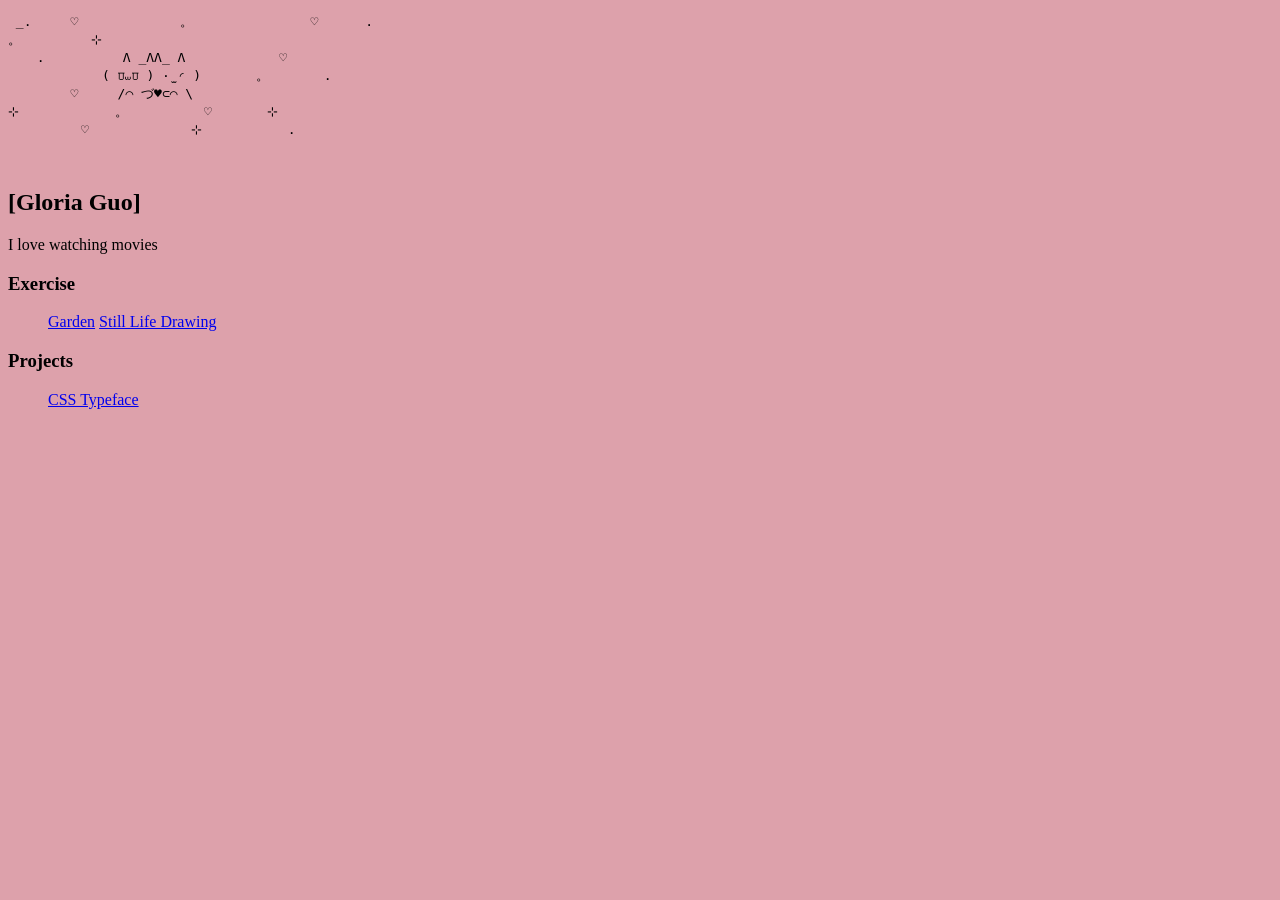
<file: index.html>
<!DOCTYPE html>
<html>
<head>
  <meta charset="utf-8" />
  <title>[Gloria Guo'section] Interactive Site</title>
  <link rel="stylesheet" href="style.css">
  <!-- this is where my meta-info lives, but won’t show up on the page itself-->
</head>
<body>
  <!-- this is where all my webpage stuff should go-->
  <section id="container">
    
    <pre>
 _.     ♡             。               ♡      .
。         ⊹                          
　  .          Λ _ΛΛ_ Λ            ♡
            ( ⩌⩊⩌ ) ·̫ ◜ )       。       .
        ♡     /⌒ づ♥⊂⌒ \
⊹   　　      。       　 ♡       ⊹
    　　  ♡             ⊹           .

    </pre>

    <!-- about me-->
    <h1>[Gloria Guo]</h1>  
    <p class="desc">I love watching movies</p>
    
    <!-- links to my work -->
    <div id="exercises">
  <h3>Exercise</h3>
  <ul>
    <a href="garden.html">Garden</a>
    <a href="stilllifedrawing.html">Still Life Drawing</a>

  </ul>
</div>

<div id="projects">
  <h3>Projects</h3>
  <ul>
   <a href="CSS%20Typeface.html">CSS Typeface</a>
</div>

  </section>
</body>
</html>
</file>
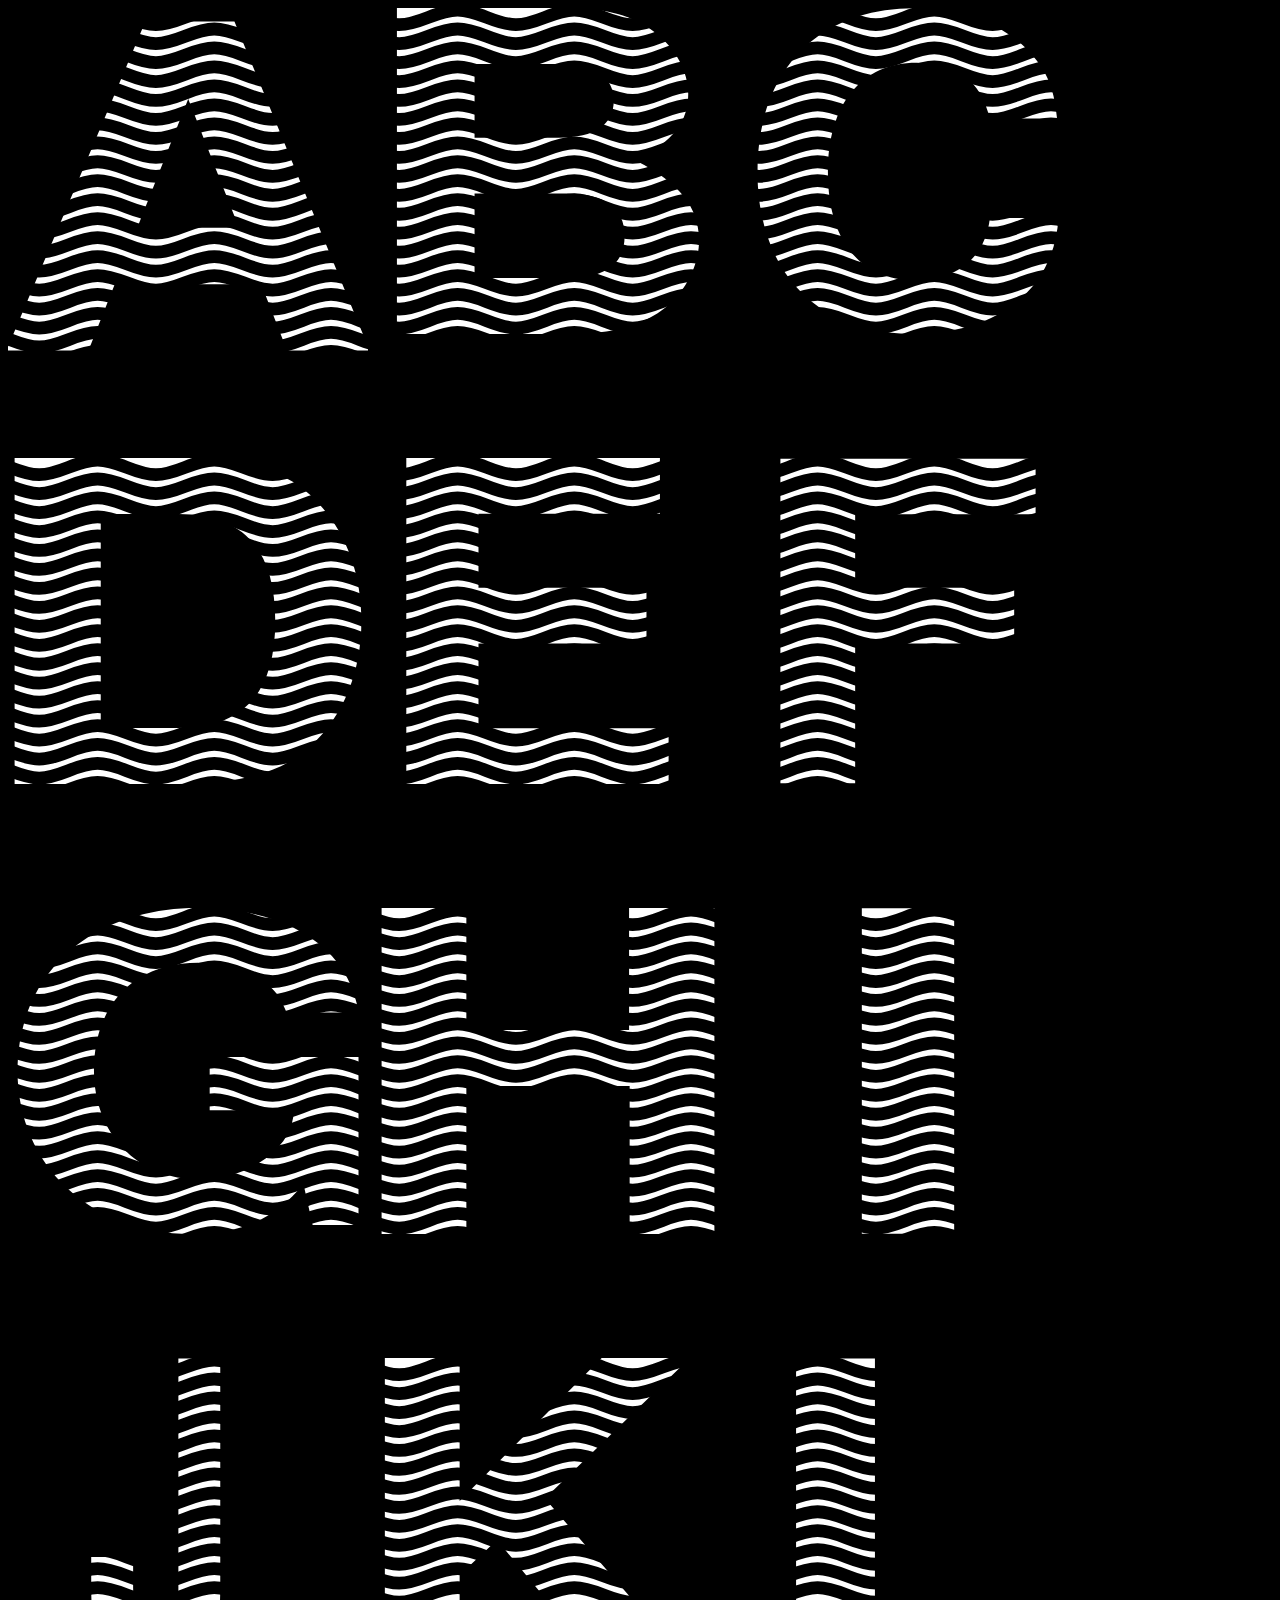
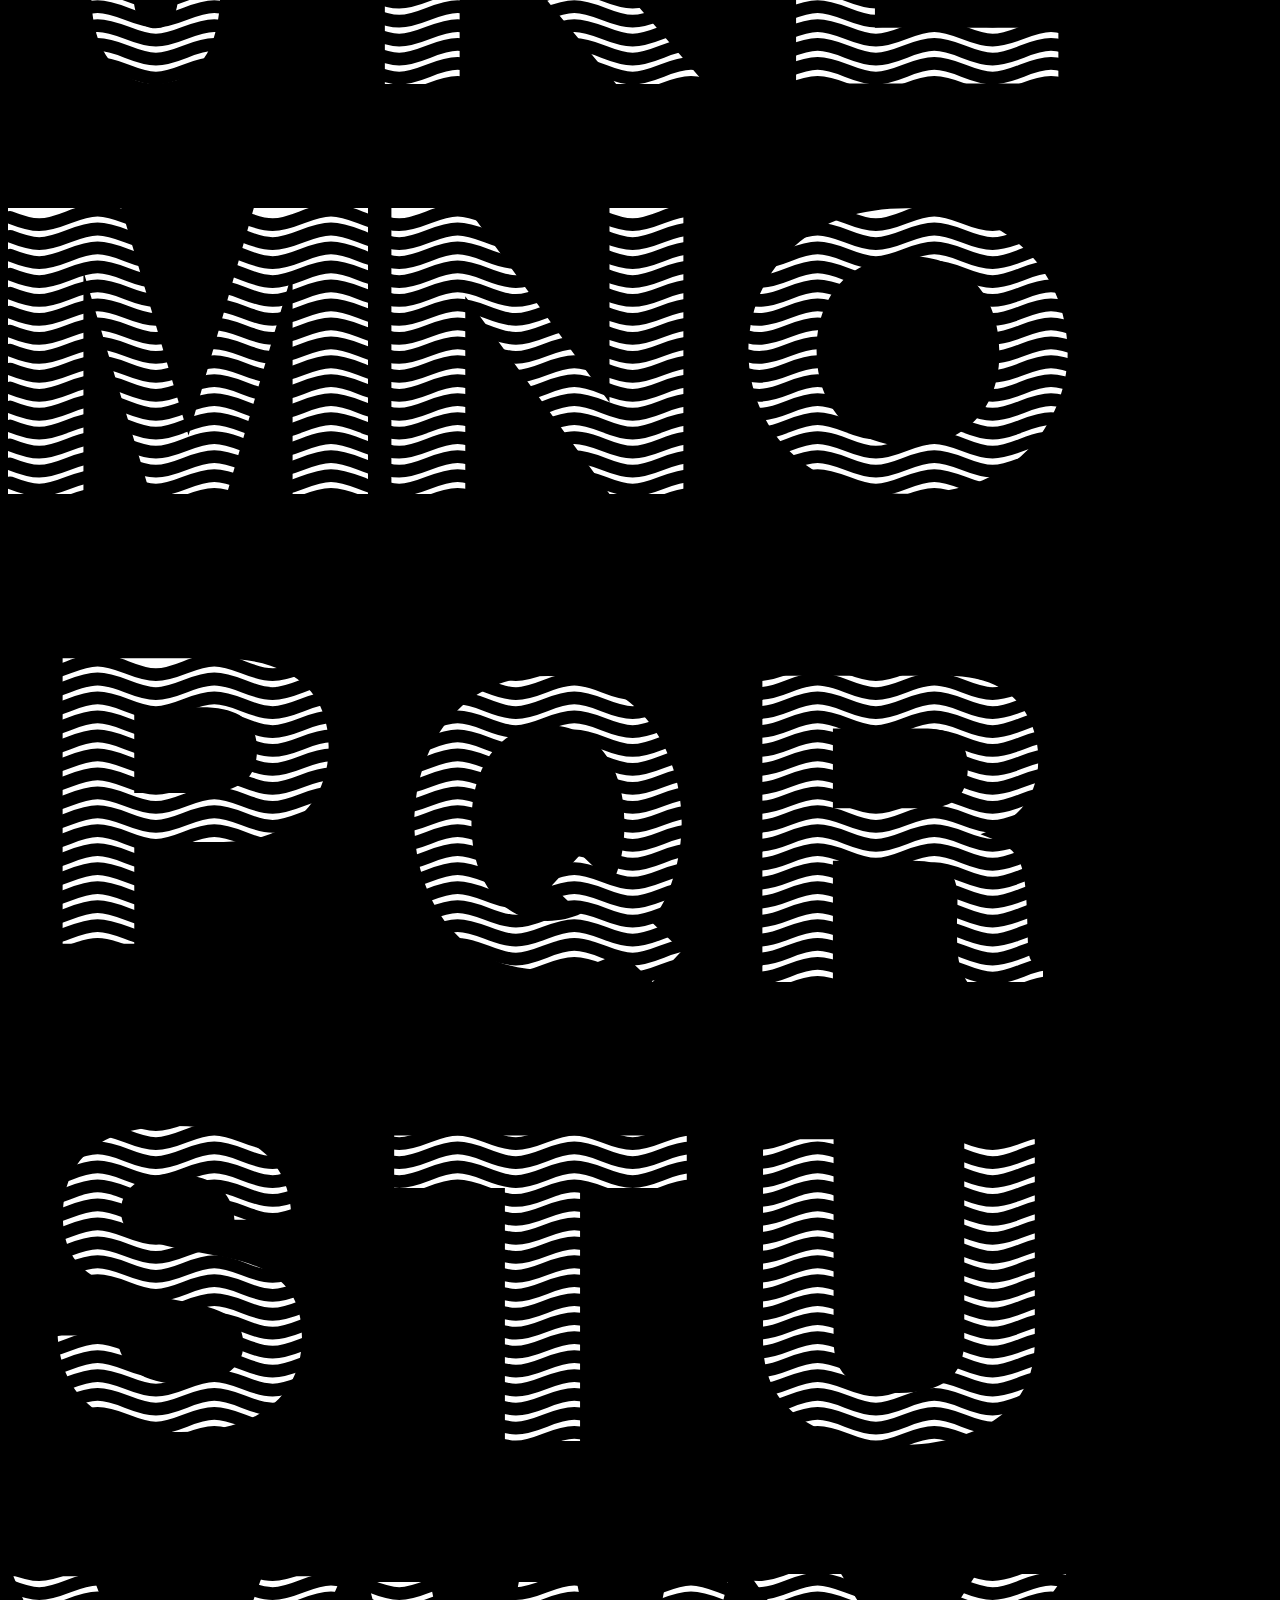
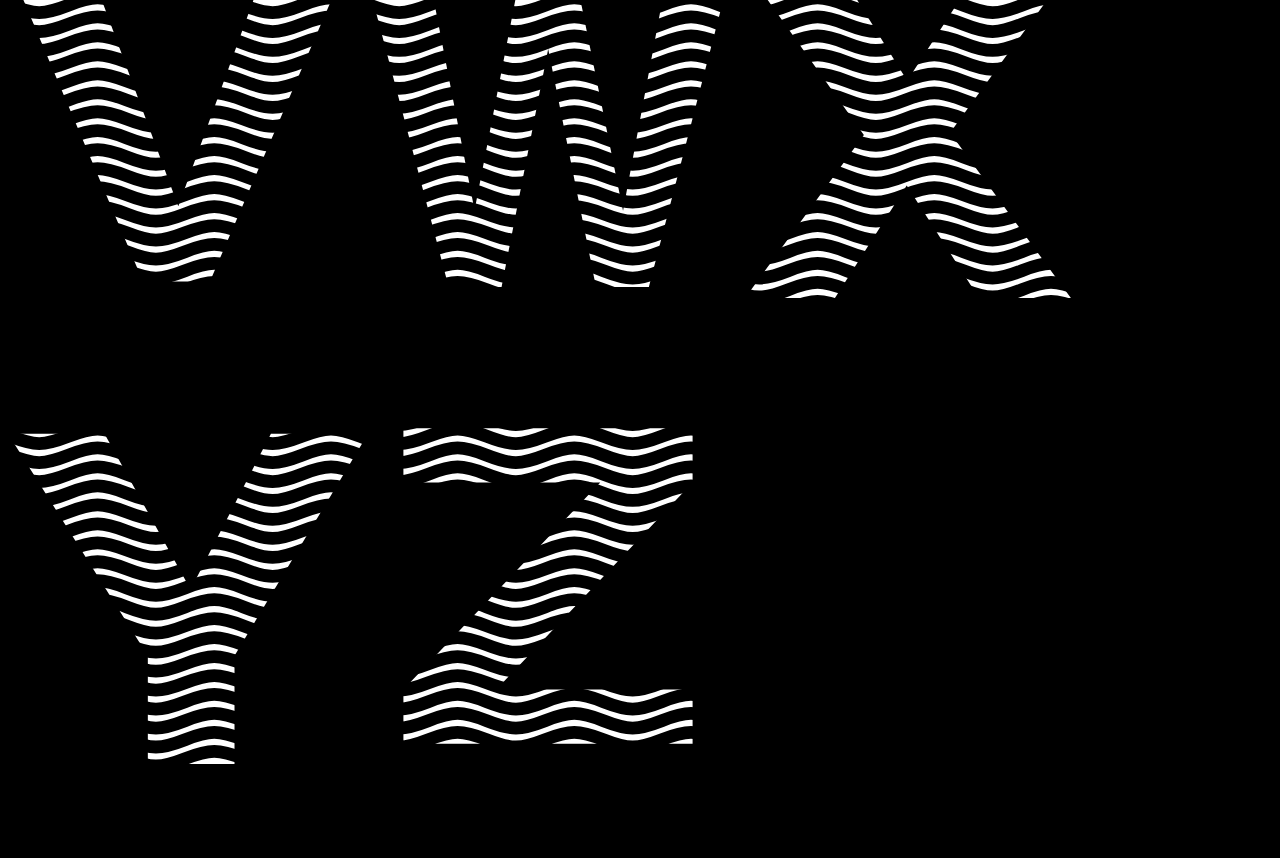
<file: CSS Typeface.html>
<!doctype html>
<html lang="en">
  <head>
    <meta charset="UTF-8" />
    <meta name="viewport" content="width=device-width, initial-scale=1.0" />
    <title>Document</title>
    <link rel="stylesheet" href="assets/CSS Typeface.css" />
  </head>
  <body>
    <!-- A -->
    <section>
      <img class="zigzag fast" src="assets/svg/zigzag.svg" alt="" />
      <img class="letter" src="assets/svg/a.svg" alt="" />
    </section>

    <!-- B -->
    <section>
      <img class="zigzag slow" src="assets/svg/zigzag.svg" alt="" />
      <img class="letter" src="assets/svg/b.svg" alt="" />
    </section>

    <!-- C -->
    <section>
      <img class="zigzag medium" src="assets/svg/zigzag.svg" alt="" />
      <img class="letter" src="assets/svg/c.svg" alt="" />
    </section>

     <!-- D -->
    <section>
      <img class="zigzag medium" src="assets/svg/zigzag.svg" alt="" />
      <img class="letter" src="assets/svg/d.svg" alt="" />
    </section>

     <!-- E -->
    <section>
      <img class="zigzag medium" src="assets/svg/zigzag.svg" alt="" />
      <img class="letter" src="assets/svg/e.svg" alt="" />
    </section>

     <!-- F -->
    <section>
      <img class="zigzag medium" src="assets/svg/zigzag.svg" alt="" />
      <img class="letter" src="assets/svg/f.svg" alt="" />
    </section>

     <!-- G -->
    <section>
      <img class="zigzag medium" src="assets/svg/zigzag.svg" alt="" />
      <img class="letter" src="assets/svg/g.svg" alt="" />
    </section>

     <!-- H -->
    <section>
      <img class="zigzag medium" src="assets/svg/zigzag.svg" alt="" />
      <img class="letter" src="assets/svg/h.svg" alt="" />
    </section>

     <!-- I -->
    <section>
      <img class="zigzag medium" src="assets/svg/zigzag.svg" alt="" />
      <img class="letter" src="assets/svg/i.svg" alt="" />
    </section>

     <!-- J -->
    <section>
      <img class="zigzag medium" src="assets/svg/zigzag.svg" alt="" />
      <img class="letter" src="assets/svg/j.svg" alt="" />
    </section>

     <!-- K -->
    <section>
      <img class="zigzag medium" src="assets/svg/zigzag.svg" alt="" />
      <img class="letter" src="assets/svg/k.svg" alt="" />
    </section>

     <!-- L -->
    <section>
      <img class="zigzag medium" src="assets/svg/zigzag.svg" alt="" />
      <img class="letter" src="assets/svg/l.svg" alt="" />
    </section>

     <!-- M -->
    <section>
      <img class="zigzag medium" src="assets/svg/zigzag.svg" alt="" />
      <img class="letter" src="assets/svg/m.svg" alt="" />
    </section>

     <!-- N -->
    <section>
      <img class="zigzag medium" src="assets/svg/zigzag.svg" alt="" />
      <img class="letter" src="assets/svg/n.svg" alt="" />
    </section>

     <!-- O -->
    <section>
      <img class="zigzag medium" src="assets/svg/zigzag.svg" alt="" />
      <img class="letter" src="assets/svg/o.svg" alt="" />
    </section>

     <!-- P -->
    <section>
      <img class="zigzag medium" src="assets/svg/zigzag.svg" alt="" />
      <img class="letter" src="assets/svg/p.svg" alt="" />
    </section>

     <!-- Q -->
    <section>
      <img class="zigzag medium" src="assets/svg/zigzag.svg" alt="" />
      <img class="letter" src="assets/svg/q.svg" alt="" />
    </section>

     <!-- R -->
    <section>
      <img class="zigzag medium" src="assets/svg/zigzag.svg" alt="" />
      <img class="letter" src="assets/svg/r.svg" alt="" />
    </section>

     <!-- S -->
    <section>
      <img class="zigzag medium" src="assets/svg/zigzag.svg" alt="" />
      <img class="letter" src="assets/svg/s.svg" alt="" />
    </section>

     <!-- T -->
    <section>
      <img class="zigzag medium" src="assets/svg/zigzag.svg" alt="" />
      <img class="letter" src="assets/svg/t.svg" alt="" />
    </section>

     <!-- U -->
    <section>
      <img class="zigzag medium" src="assets/svg/zigzag.svg" alt="" />
      <img class="letter" src="assets/svg/u.svg" alt="" />
    </section>

     <!-- V -->
    <section>
      <img class="zigzag medium" src="assets/svg/zigzag.svg" alt="" />
      <img class="letter" src="assets/svg/v.svg" alt="" />
    </section>

     <!-- W -->
      <section class="wide-w">
      <img class="zigzag medium" src="assets/svg/zigzag.svg" alt="" />
      <img class="letter" src="assets/svg/w.svg" alt="" />
    </section>

     <!-- X -->
    <section>
      <img class="zigzag medium" src="assets/svg/zigzag.svg" alt="" />
      <img class="letter" src="assets/svg/x.svg" alt="" />
    </section>

     <!-- Y -->
    <section>
      <img class="zigzag medium" src="assets/svg/zigzag.svg" alt="" />
      <img class="letter" src="assets/svg/y.svg" alt="" />
    </section>

     <!-- Z -->
    <section>
      <img class="zigzag medium" src="assets/svg/zigzag.svg" alt="" />
      <img class="letter" src="assets/svg/z.svg" alt="" />
    </section>
  </body>
</html>
</file>
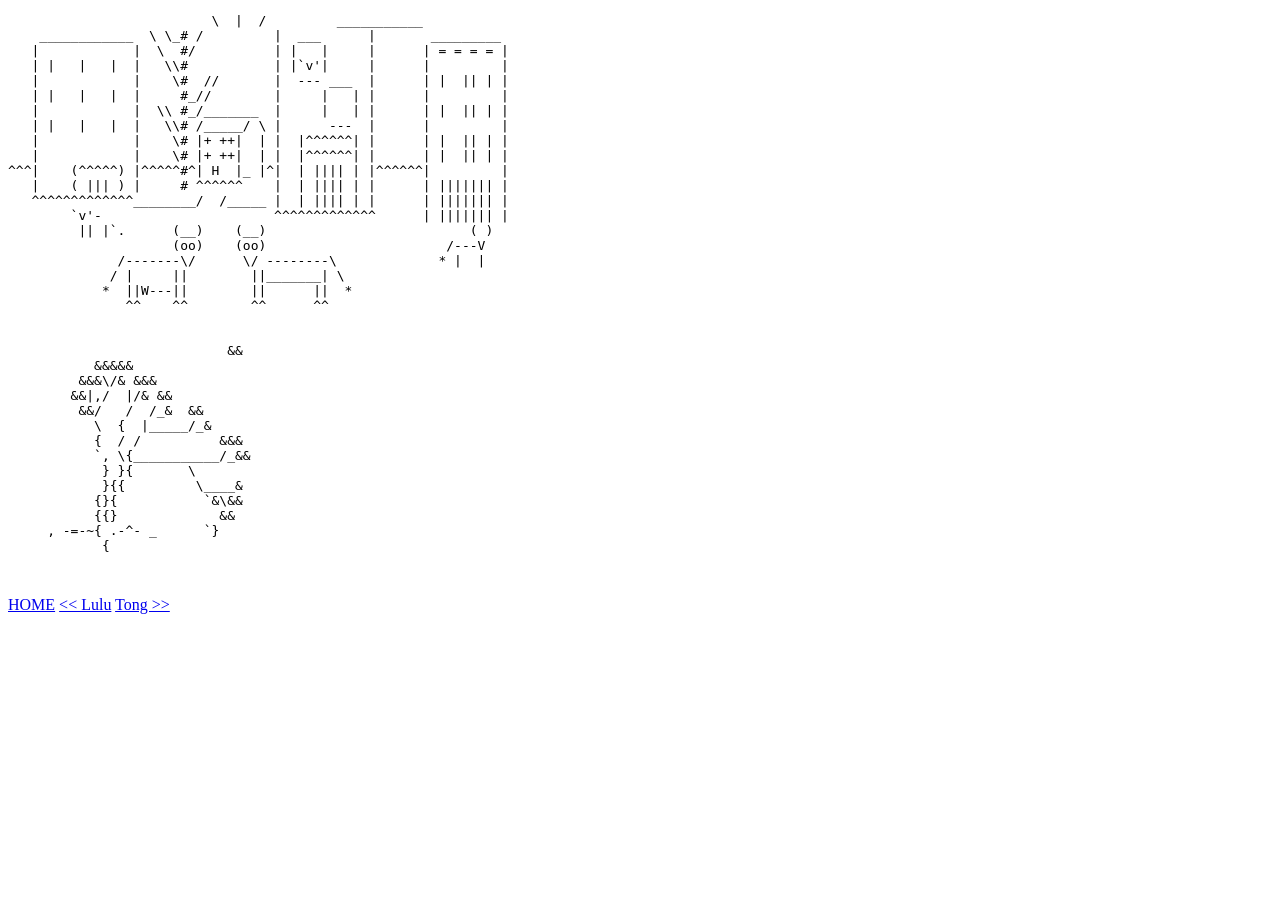
<file: garden.html>
<!DOCTYPE html>
<html>

<head>
  <title>[Gloria Guo]'s ASCII Garden</title>
  <meta charset="utf-8" />
</head>

<body>
    <pre>
                          \  |  /         ___________
    ____________  \ \_# /         |  ___      |       _________
   |            |  \  #/          | |   |     |      | = = = = |
   | |   |   |  |   \\#           | |`v'|     |      |         |
   |            |    \#  //       |  --- ___  |      | |  || | |
   | |   |   |  |     #_//        |     |   | |      |         |
   |            |  \\ #_/_______  |     |   | |      | |  || | |
   | |   |   |  |   \\# /_____/ \ |      ---  |      |         |
   |            |    \# |+ ++|  | |  |^^^^^^| |      | |  || | |
   |            |    \# |+ ++|  | |  |^^^^^^| |      | |  || | |
^^^|    (^^^^^) |^^^^^#^| H  |_ |^|  | |||| | |^^^^^^|         |
   |    ( ||| ) |     # ^^^^^^    |  | |||| | |      | ||||||| |
   ^^^^^^^^^^^^^________/  /_____ |  | |||| | |      | ||||||| |
        `v'-                      ^^^^^^^^^^^^^      | ||||||| |
         || |`.      (__)    (__)                          ( )
                     (oo)    (oo)                       /---V
              /-------\/      \/ --------\             * |  |
             / |     ||        ||_______| \
            *  ||W---||        ||      ||  *
               ^^    ^^        ^^      ^^
  

                            &&
           &&&&&
         &&&\/& &&&
        &&|,/  |/& &&
         &&/   /  /_&  &&
           \  {  |_____/_&
           {  / /          &&&
           `, \{___________/_&&
            } }{       \
            }{{         \____&
           {}{           `&\&&
           {{}             &&
     , -=-~{ .-^- _      `}
            {

    </pre>

    <a href="index.html">HOME</a>

<!-- https://ggw1011.github.io/-Gloria-Guo-interactive-studio/-->

<a href="https://lulualwahaib.github.io/01_welcome-to-my-space-kit-3/"><< Lulu</a>
<a href="https://yimainiu.github.io/interactive-1/">Tong >></a>


    </a>
</body>
</html>
</file>
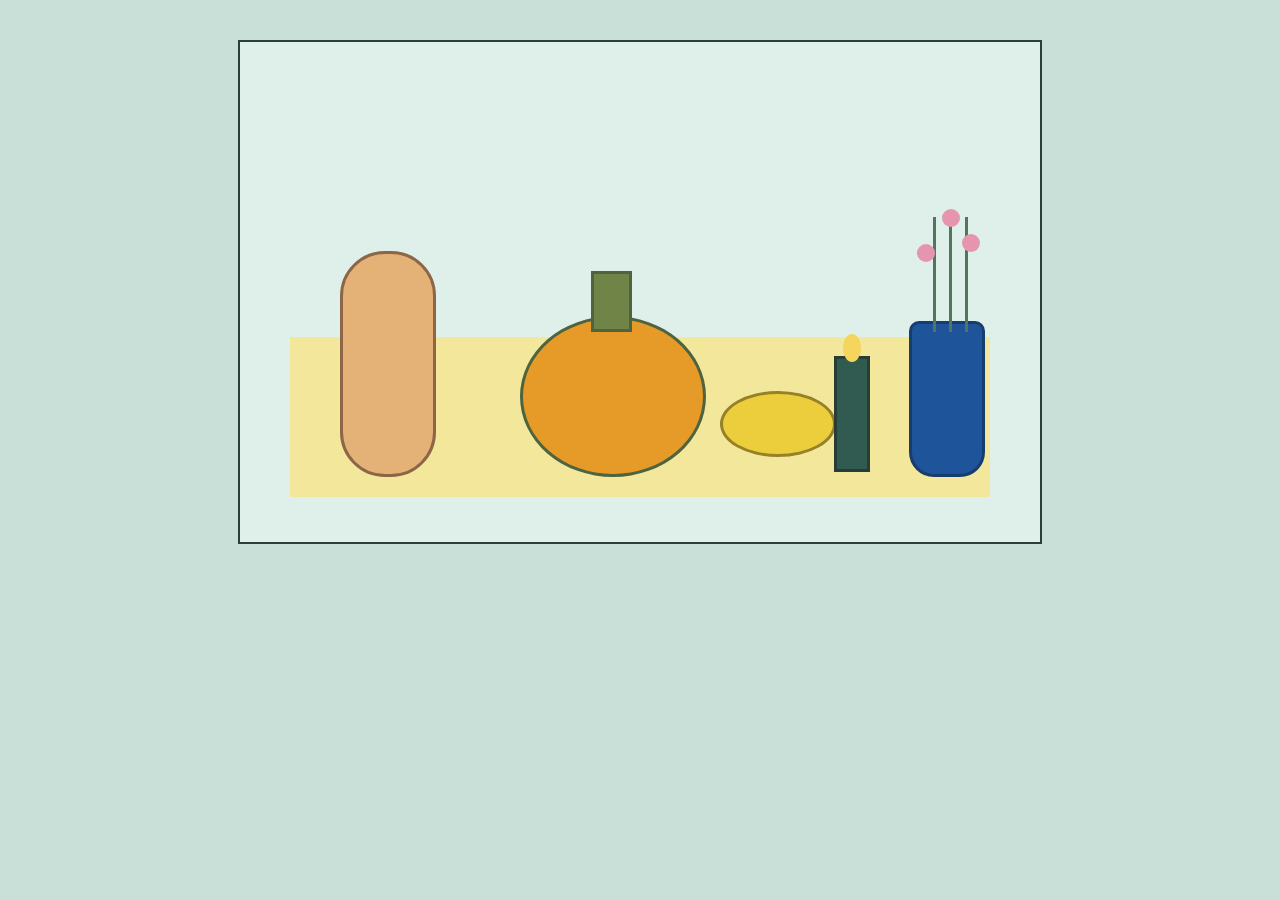
<file: stilllifedrawing.html>
<!DOCTYPE html>
<html lang="en">
<head>
  <meta charset="UTF-8">
  <title>Still Life</title>
  <link rel="stylesheet" href="assets/stilllifedrawing.css">
</head>

<body>
  <main>
    <div class="cloth"></div>

    <div class="butternut"></div>

    <div class="pumpkin">
      <div class="stem"></div>
    </div>

    <div class="small-squash"></div>

    <div class="candle"></div>
    <div class="flame"></div>

    <div class="vase"></div>
    <div class="stem-one"></div>
    <div class="stem-two"></div>
    <div class="stem-three"></div>
    <div class="flower one"></div>
    <div class="flower two"></div>
    <div class="flower three"></div>
  </main>
</body>
</html>
</file>
<file: style.css>
body {
  background: rgb(221, 161, 171);
}
</file>
<file: assets/CSS Typeface.css>
body {
  background-color: black;
}

section {
  position: relative;
  overflow: hidden;
  width: 40vh;
  height: 50vh;
  float: left;
}

.letter,
.zigzag {
  position: absolute;
}

.letters {
  margin-left: 20px;
}

.zigzag {
  height: 40vh;
  z-index: 10;
  /* transition: transform 2s; */
}

section:hover .zigzag {
  transform: translateX(-250px);
  /* animation: wavy 2s alternate infinite; */
}

.fast {
  transition: transform 1s;
}

.medium {
  transition: transform 3s;
}

.slow {
  transition: transform 6s;
}

@keyframes wavy {
  from {
    left: -250px;
  }
  to {
    left: 5px;
  }
}
</file>
<file: assets/stilllifedrawing.css>
body {
  margin: 0;
  background-color: #c9e0d8;
}

main {
  width: 800px;
  height: 500px;
  margin: 40px auto;
  position: relative;
  background-color: #dff0ea;
  border: 2px solid #2d3d38;
  overflow: hidden;
}

.cloth {
  width: 700px;
  height: 160px;
  background-color: #f3e79b;
  position: absolute;
  left: 50px;
  bottom: 45px;
}

.butternut {
  width: 90px;
  height: 220px;
  background-color: #e4b277;
  border: 3px solid #8d6648;
  border-radius: 45px;
  position: absolute;
  left: 100px;
  bottom: 65px;
}

.pumpkin {
  width: 180px;
  height: 155px;
  background-color: #e69b28;
  border: 3px solid #4e633f;
  border-radius: 50%;
  position: absolute;
  left: 280px;
  bottom: 65px;
}

.stem {
  width: 35px;
  height: 55px;
  background-color: #718447;
  border: 3px solid #4e633f;
  position: absolute;
  left: 68px;
  top: -48px;
}

.small-squash {
  width: 110px;
  height: 60px;
  background-color: #eccd3c;
  border: 3px solid #968128;
  border-radius: 50%;
  position: absolute;
  left: 480px;
  bottom: 85px;
}

.candle {
  width: 30px;
  height: 110px;
  background-color: #315b50;
  border: 3px solid #283d35;
  position: absolute;
  right: 170px;
  bottom: 70px;
}

.flame {
  width: 18px;
  height: 28px;
  background-color: #f6d55c;
  border-radius: 50%;
  position: absolute;
  right: 179px;
  bottom: 180px;
}

.vase {
  width: 70px;
  height: 150px;
  background-color: #1e559a;
  border: 3px solid #173d70;
  border-radius: 10px 10px 25px 25px;
  position: absolute;
  right: 55px;
  bottom: 65px;
}

.stem-one,
.stem-two,
.stem-three {
  width: 3px;
  height: 115px;
  background-color: #52755c;
  position: absolute;
  bottom: 210px;
}

.stem-one { right: 88px; }
.stem-two { right: 72px; }
.stem-three { right: 104px; }

.flower {
  width: 18px;
  height: 18px;
  background-color: #e595ad;
  border-radius: 50%;
  position: absolute;
}

.flower.one {
  right: 80px;
  bottom: 315px;
}

.flower.two {
  right: 60px;
  bottom: 290px;
}

.flower.three {
  right: 105px;
  bottom: 280px;
}
</file>
